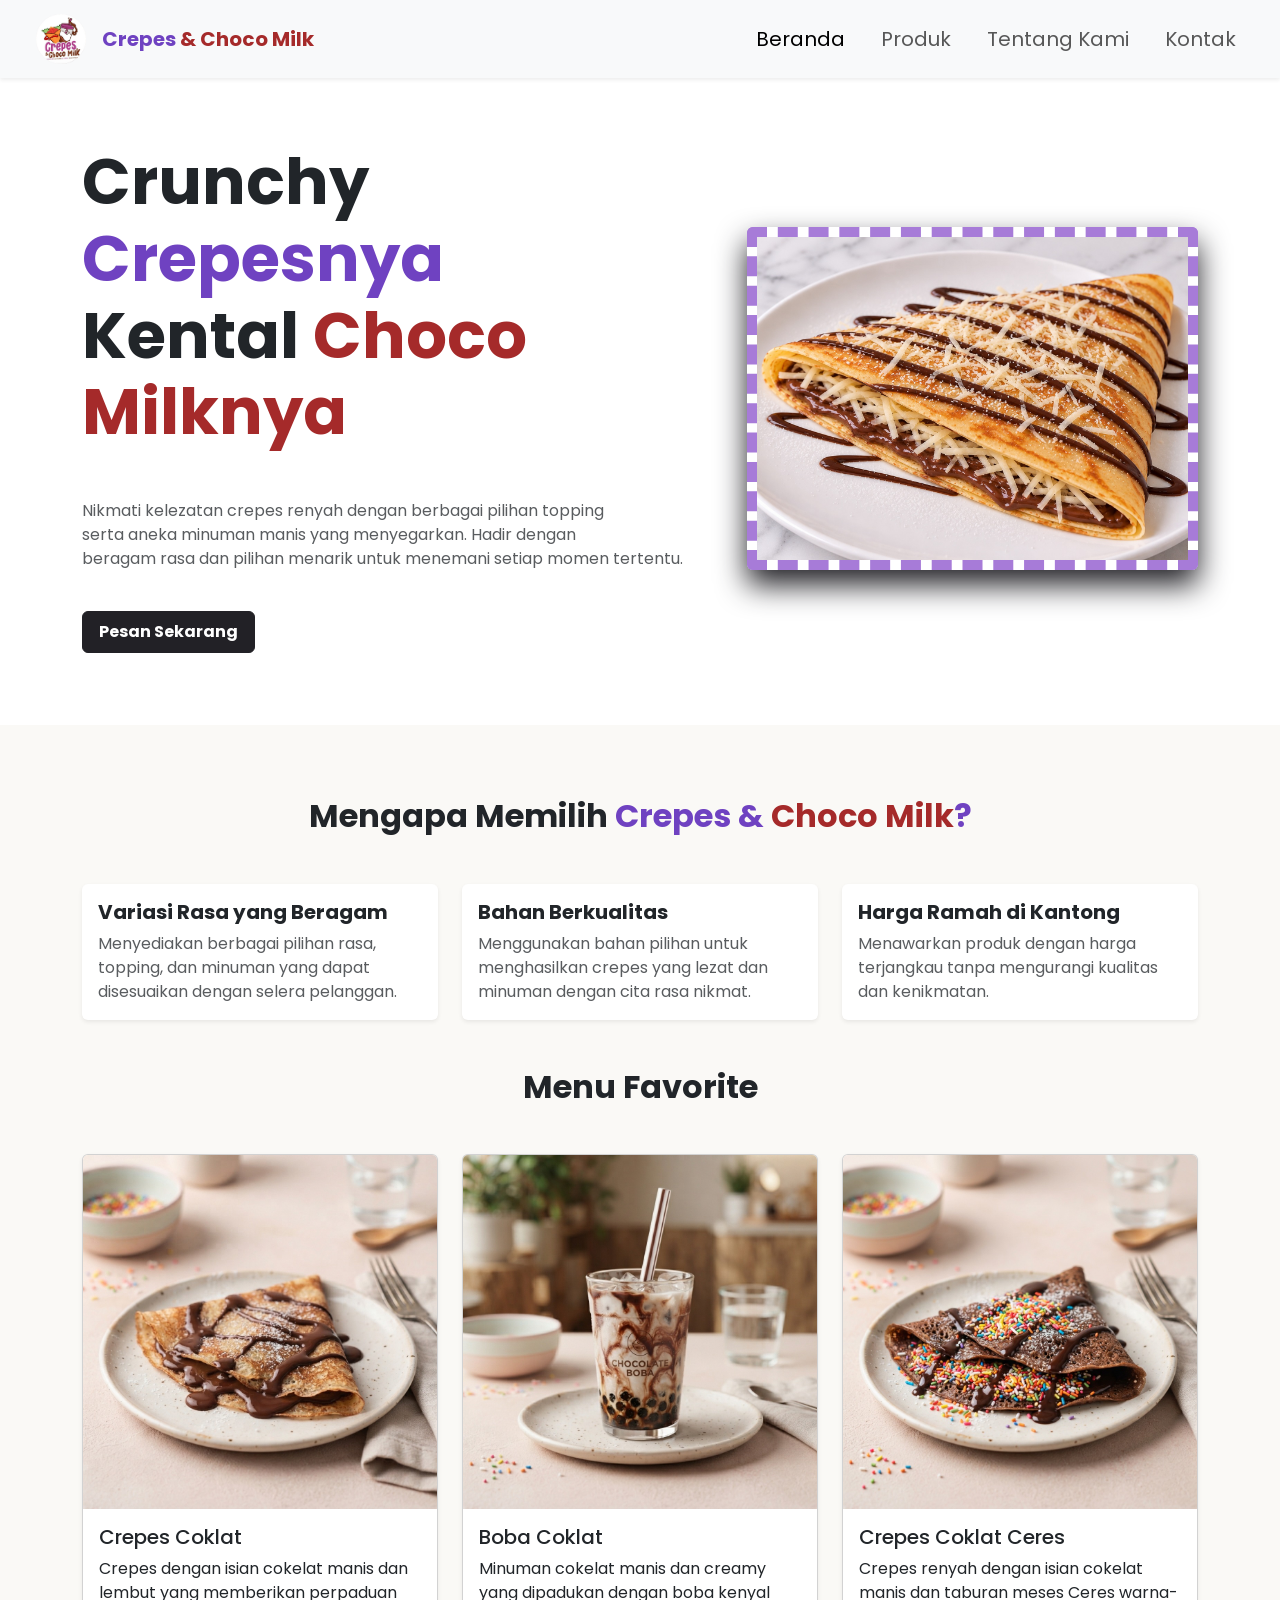
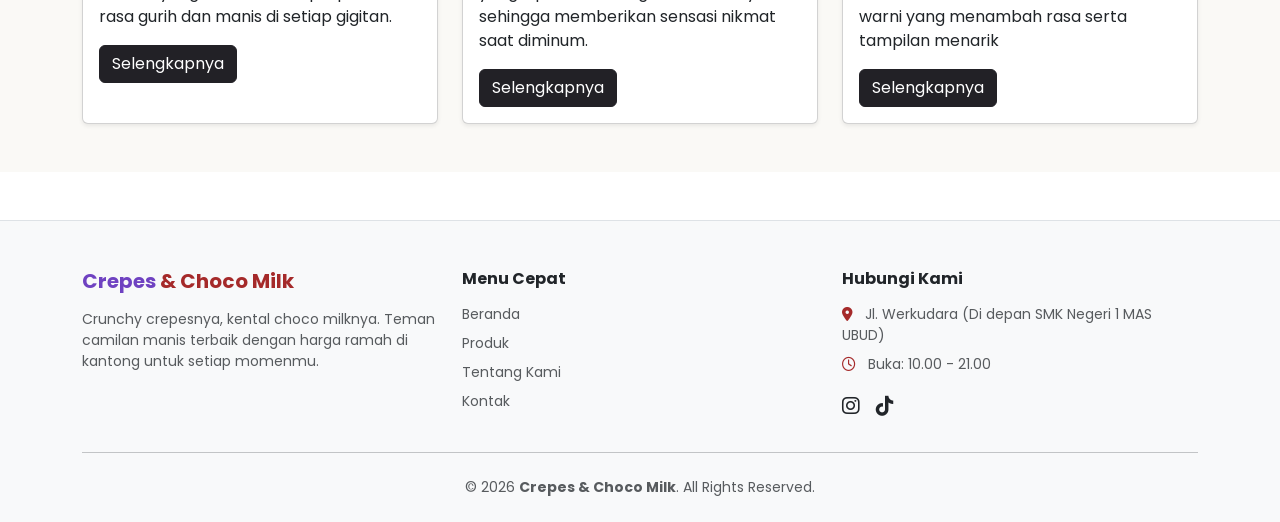
<file: index.html>
<!DOCTYPE html>
<html lang="en">

<head>
  <meta charset="UTF-8">
  <meta name="viewport" content="width=device-width, initial-scale=1.0">
  <title>Beranda - Crepes & Choco Milk</title>
  <link href="https://cdn.jsdelivr.net/npm/bootstrap@5.3.0/dist/css/bootstrap.min.css" rel="stylesheet">
  <link rel="stylesheet" href="css/style.css">
  <link rel="stylesheet" href="https://cdnjs.cloudflare.com/ajax/libs/font-awesome/6.5.1/css/all.min.css">
</head>

<body>
  <header>
    <nav class="navbar navbar-expand-lg navbar-light bg-light shadow-sm px-3 px-md-4 py-2">
      <div class="container-fluid">
        <img src="./assets/img/logo.jpg" alt="Logo" class="logo me-2 me-md-3" width="50"
          height="50">
        <p class=" d-md-block fw-bold mt-3">
          <span class="ungu d-none d-md-inline">Crepes</span> <span class="coklat d-none d-md-inline"> & Choco
            Milk</span>
        </p>

        <button class="navbar-toggler border-0 shadow-none" type="button" data-bs-toggle="collapse"
          data-bs-target="#navbarNav" aria-controls="navbarNav" aria-expanded="false" aria-label="Toggle navigation">
          <span class="navbar-toggler-icon"></span>
        </button>

        <div class="collapse navbar-collapse justify-content-end text-center text-lg-end" id="navbarNav">
          <ul class="navbar-nav pt-2 pt-lg-0">
            <li class="nav-item"><a class="nav-link active py-1 py-lg-2" href="index.html">Beranda</a></li>
            <li class="nav-item"><a class="nav-link py-1 py-lg-2" href="produk.html">Produk</a></li>
            <li class="nav-item"><a class="nav-link py-1 py-lg-2" href="about.html">Tentang Kami</a></li>
            <li class="nav-item"><a class="nav-link py-1 py-lg-2" href="kontak.html">Kontak</a></li>
          </ul>
        </div>
      </div>
    </nav>
  </header>

  <section class="container my-5 py-4 ">
    <div class="row align-items-center g-4 mt-5">
      <div class="col-12 col-md-7 text-center text-md-start">
        <h1 class="fw-bold display-3">Crunchy <span class="ungu">Crepesnya</span> <br>
          Kental <span class="coklat">Choco Milknya</span></h1>
        <br>
        <p class="text-muted my-3">
          Nikmati kelezatan crepes renyah dengan berbagai pilihan topping
          <br>
          serta aneka minuman manis yang
          menyegarkan. Hadir dengan
          <br>
          beragam rasa dan pilihan menarik untuk menemani setiap momen tertentu.
        </p>
        <br>
        <a href="produk.html" class="pesansekarang px-3 py-2 btn fw-bold">Pesan Sekarang</a>
      </div>
      <div class="col-12 col-md-5 text-center">
        <img src="./assets/img/hero.png" alt="Crepes"
          class="gambarbanner max-width: 350px; width: 100%; img-fluid rounded shadow-sm border border-5" </div>
      </div>

    </div>
  </section>

  <section class="py-4" style="background-color: #faf9f6;">
    <div class="container">
      <h2 class="fw-bold text-center my-5">Mengapa Memilih <span class="ungu">Crepes & <span class="coklat">Choco Milk</span>?</h2>
      <div class="row row-cols-1 row-cols-md-3 g-4">

        <div class="col shadow-primary">
          <div class="card card1 h-100 shadow-sm border-0">
            <div class="card-body d-flex flex-column">
              <h3 class="h5 fw-bold">Variasi Rasa yang Beragam</h3>
              <p class="text-muted mb-0">
                Menyediakan berbagai pilihan rasa, topping, dan minuman yang dapat disesuaikan dengan selera pelanggan.
              </p>
            </div>
          </div>
        </div>

        <div class="col shadow-primary">
          <div class="card card2 h-100 shadow-sm border-0">
            <div class="card-body d-flex flex-column">
              <h3 class="h5 fw-bold">Bahan Berkualitas</h3>
              <p class="text-muted mb-0">
                Menggunakan bahan pilihan untuk menghasilkan crepes yang lezat dan minuman dengan cita rasa nikmat.
              </p>
            </div>
          </div>
        </div>

        <div class="col shadow-primary">
          <div class="card card3 h-100 shadow-sm border-0">
            <div class="card-body d-flex flex-column">
              <h3 class="h5 fw-bold">Harga Ramah di Kantong</h3>
              <p class="text-muted mb-0">
                Menawarkan produk dengan harga terjangkau tanpa mengurangi kualitas dan kenikmatan.
              </p>
            </div>
          </div>
        </div>
      </div>
    </div>
    <h2 class="fw-bold text-center my-5">Menu Favorite</h2>
    <div class="container my-4">
      <div class="row g-4">

        <div class="menufav col-12 col-md-4">
          <div class="card h-100 shadow-sm">
            <img src="./assets/img/crepescoklat.jpg" class="card-img-top" alt="Crepes Coklat">
            <div class="card-body">
              <h5 class="card-title">Crepes Coklat</h5>
              <p class="card-text">Crepes dengan isian cokelat manis dan lembut yang memberikan perpaduan rasa gurih dan
                manis di setiap gigitan.</p>
              <a href="produk.html" class="pesansekarang btn">Selengkapnya</a>
            </div>
          </div>
        </div>

        <div class="menufav col-12 col-md-4">
          <div class="card h-100 shadow-sm">
            <img src="./assets/img/cochomilk.jpg" class="card-img-top" alt="Gambar CochoMilk">
            <div class="card-body">
              <h5 class="card-title">Boba Coklat</h5>
              <p class="card-text">Minuman cokelat manis dan creamy yang dipadukan dengan boba kenyal sehingga
                memberikan sensasi nikmat saat diminum.</p>
              <a href="produk.html" class="pesansekarang btn">Selengkapnya</a>
            </div>
          </div>
        </div>

        <div class="menufav col-12 col-md-4">
          <div class="card h-100 shadow-sm">
            <img src="./assets/img/crepeswarnawarni.jpg" class="card-img-top"
              alt="Crepes Warna-Warni">
            <div class="card-body">
              <h5 class="card-title">Crepes Coklat Ceres</h5>
              <p class="card-text">Crepes renyah dengan isian cokelat manis dan taburan meses Ceres warna-warni yang
                menambah rasa serta tampilan menarik</p>
              <a href="produk.html" class="pesansekarang btn">Selengkapnya</a>
            </div>
          </div>
        </div>
      </div>
    </div>
  </section>
  <footer class="bg-light text-dark pt-5 pb-4 border-top mt-5">
    <div class="container">
      <div class="row gy-4">
        <div class="col-12 col-md-4">
          <h5 class="fw-bold mb-3">
            <span class="ungu">Crepes</span> <span class="coklat">& Choco Milk</span>
          </h5>
          <p class="text-muted small">
            Crunchy crepesnya, kental choco milknya. Teman camilan manis terbaik dengan harga ramah di kantong untuk
            setiap momenmu.
          </p>
        </div>
        <div class="col-6 col-md-4">
          <h6 class="fw-bold mb-3">Menu Cepat</h6>
          <ul class="list-unstyled small">
            <li class="mb-2"><a href="index.html" class="text-decoration-none text-muted">Beranda</a></li>
            <li class="mb-2"><a href="produk.html" class="text-decoration-none text-muted">Produk</a></li>
            <li class="mb-2"><a href="about.html" class="text-decoration-none text-muted">Tentang Kami</a></li>
            <li class="mb-2"><a href="kontak.html" class="text-decoration-none text-muted">Kontak</a></li>
          </ul>
        </div>
        <div class="col-6 col-md-4">
          <h6 class="fw-bold mb-3">Hubungi Kami</h6>
          <ul class="list-unstyled small text-muted">
            <li class="mb-2"><i class="fa-solid fa-location-dot me-2 coklat"></i> Jl. Werkudara (Di depan SMK Negeri 1 MAS UBUD)
            </li>
            <li class="mb-3"><i class="fa-regular fa-clock me-2 coklat"></i> Buka: 10.00 - 21.00</li>
          </ul>
          <div class="d-flex gap-3">
            <a href="https://www.instagram.com/kedaiwahyukrishna_?bqrl=YTNiNGgzc3ZneWFz" class="text-dark fs-5"><i
                class="fa-brands fa-instagram"></i></a>
            <a href="https://www.tiktok.com/@tuinaa_" class="text-dark fs-5"><i class="fa-brands fa-tiktok"></i></a>
          </div>
        </div>

      </div>

      <hr class="my-4">
      <div class="text-center text-muted small">
        &copy; 2026 <strong>Crepes & Choco Milk</strong>. All Rights Reserved.
      </div>
    </div>
  </footer>
  <script src="https://cdn.jsdelivr.net/npm/bootstrap@5.3.0/dist/js/bootstrap.bundle.min.js"></script>
</body>

</html>
</file>
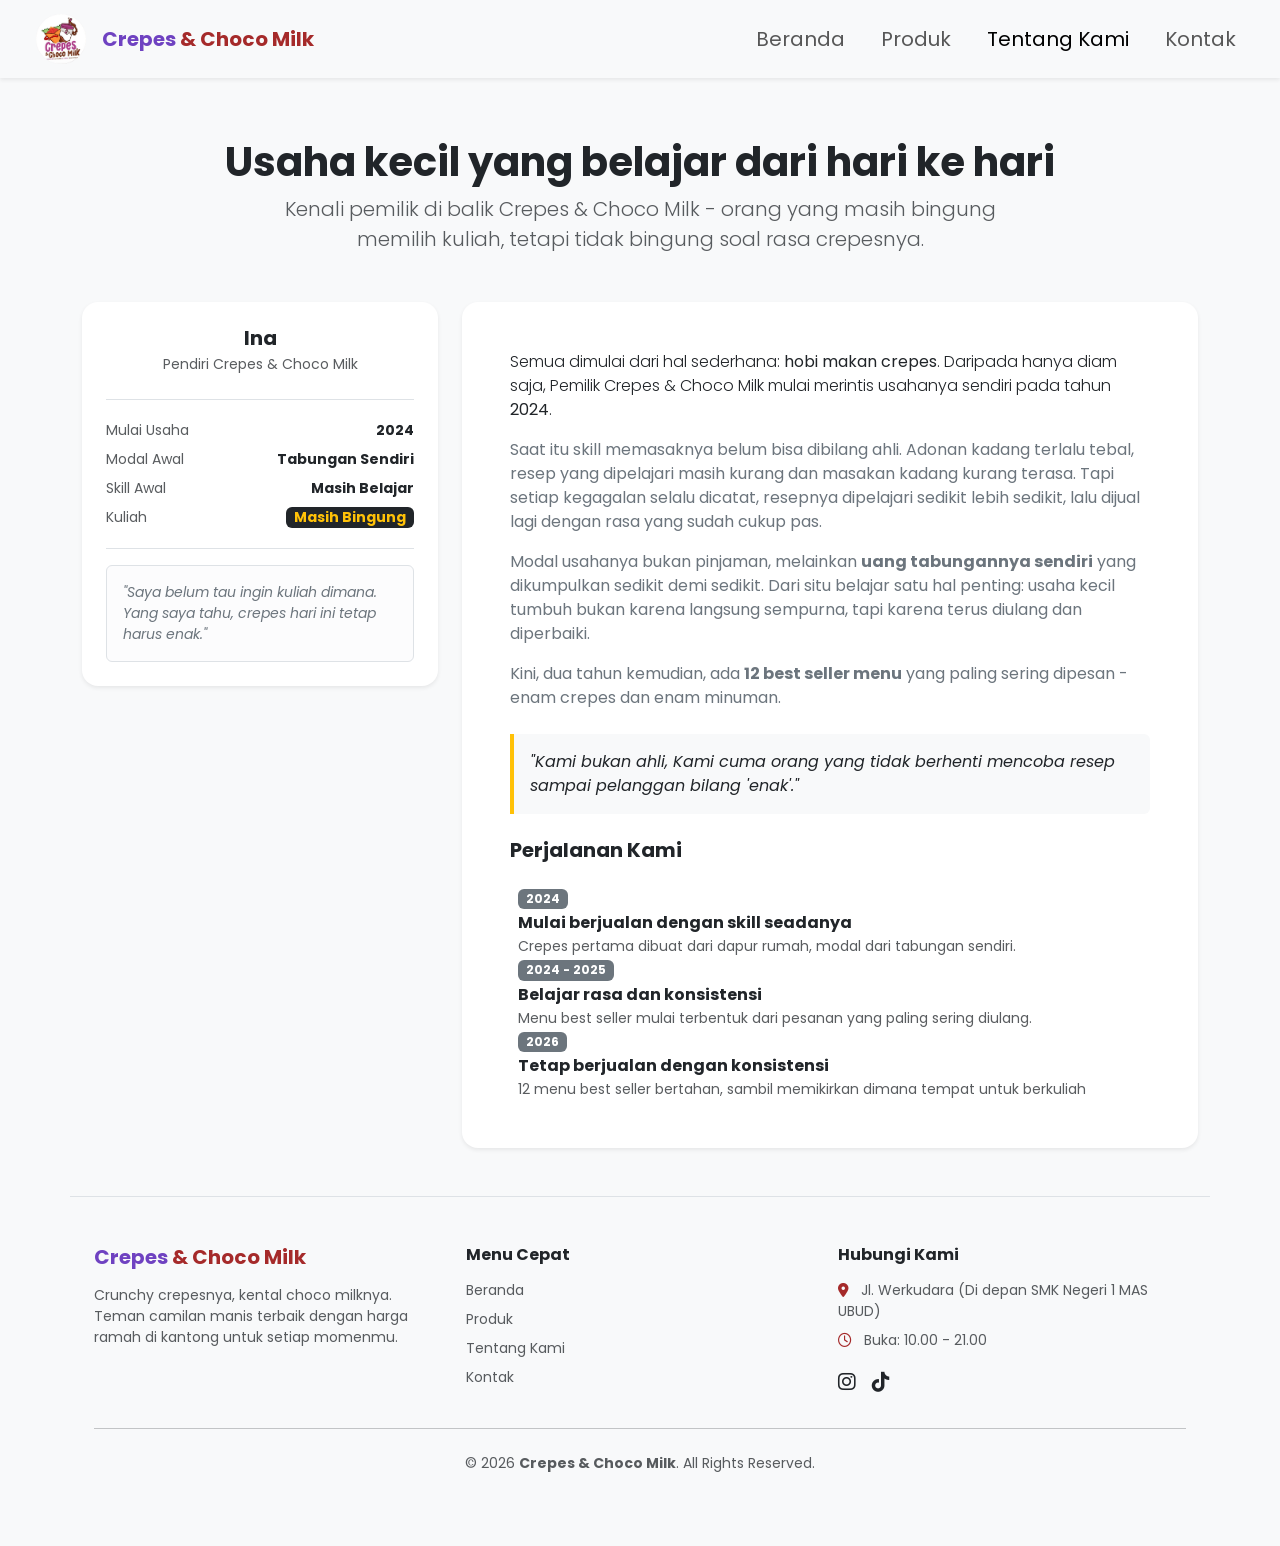
<file: about.html>
<!DOCTYPE html>
<html lang="id">

<head>
    <meta charset="UTF-8">
    <meta name="viewport" content="width=device-width, initial-scale=1.0">
    <title>Tentang Kami - Crepes & Choco Milk</title>
    <link href="https://cdn.jsdelivr.net/npm/bootstrap@5.3.2/dist/css/bootstrap.min.css" rel="stylesheet">
    <link rel="stylesheet" href="css/style.css">
    <link rel="stylesheet" href="https://cdnjs.cloudflare.com/ajax/libs/font-awesome/6.5.1/css/all.min.css">
</head>

<body class="bg-light">
    <header>
       <nav class="navbar navbar-expand-lg navbar-light bg-light shadow-sm px-3 px-md-4 py-2">
      <div class="container-fluid">
        <img src="./assets/img/logo.jpg" alt="Logo" class="logo me-2 me-md-3" width="50"
          height="50">
        <p class=" d-md-block fw-bold mt-3">
          <span class="ungu d-none d-md-inline">Crepes</span> <span class="coklat d-none d-md-inline"> & Choco
            Milk</span>
        </p>

        <button class="navbar-toggler border-0 shadow-none" type="button" data-bs-toggle="collapse"
          data-bs-target="#navbarNav" aria-controls="navbarNav" aria-expanded="false" aria-label="Toggle navigation">
          <span class="navbar-toggler-icon"></span>
        </button>

        <div class="collapse navbar-collapse justify-content-end text-center text-lg-end" id="navbarNav">
          <ul class="navbar-nav pt-2 pt-lg-0">
            <li class="nav-item"><a class="nav-link py-1 py-lg-2" href="index.html">Beranda</a></li>
            <li class="nav-item"><a class="nav-link py-1 py-lg-2" href="produk.html">Produk</a></li>
            <li class="nav-item"><a class="nav-link active py-1 py-lg-2" href="about.html">Tentang Kami</a></li>
            <li class="nav-item"><a class="nav-link py-1 py-lg-2" href="kontak.html">Kontak</a></li>
          </ul>
        </div>
      </div>
    </nav>
    </header>
    <section id="tentang" class="py-5" style="margin-top: 90px;">
        <div class="container">
            <div class="text-center mb-5">
                <h2 class="fw-bold display-6">Usaha kecil yang belajar dari hari ke hari</h2>
                <p class="text-muted lead col-lg-8 mx-auto">
                    Kenali pemilik di balik Crepes & Choco Milk - orang yang
                    masih bingung memilih kuliah, tetapi tidak bingung soal
                    rasa crepesnya.
                </p>
            </div>

            <div class="row g-4 align-items-start">
                <div class="col-lg-4">
                    <div class="card border-0 shadow-sm p-4 h-100 bg-white rounded-4">
                        <h4 class="fw-bold fs-5 mb-1 text-center">Ina</h4>
                        <p class="text-muted small mb-3 text-center">Pendiri Crepes & Choco Milk</p>

                        <ul class="list-unstyled text-start border-top border-bottom py-3 my-2 small">
                            <li class="d-flex justify-content-between py-1">
                                <span class="text-muted">Mulai Usaha</span>
                                <strong class="text-dark">2024</strong>
                            </li>
                            <li class="d-flex justify-content-between py-1">
                                <span class="text-muted">Modal Awal</span>
                                <strong class="text-dark">Tabungan Sendiri</strong>
                            </li>
                            <li class="d-flex justify-content-between py-1">
                                <span class="text-muted">Skill Awal</span>
                                <strong class="text-dark">Masih Belajar</strong>
                            </li>
                            <li class="d-flex justify-content-between py-1">
                                <span class="text-muted">Kuliah</span>
                                <strong class="text-warning bg-dark px-2 py-0.5 rounded">Masih Bingung</strong>
                            </li>
                        </ul>

                        <div class="alert alert-light border fst-italic small text-secondary mt-2 mb-0">
                            "Saya belum tau ingin kuliah dimana. Yang saya tahu, crepes hari ini tetap harus enak."
                        </div>
                    </div>
                </div>
                <div class="col-lg-8">
                    <div class="card border-0 shadow-sm p-4 p-md-5 bg-white rounded-4">
                        <div class="story">
                            <p class="lead fs-6 text-dark">
                                Semua dimulai dari hal sederhana:
                                <strong>hobi makan crepes</strong>.
                                Daripada hanya diam saja, Pemilik Crepes & Choco Milk
                                mulai merintis usahanya sendiri pada tahun <strong>2024</strong>.
                            </p>

                            <p class="text-secondary">
                                Saat itu skill memasaknya belum bisa dibilang ahli.
                                Adonan kadang terlalu tebal, resep yang dipelajari
                                masih kurang dan masakan kadang kurang terasa. Tapi
                                setiap kegagalan selalu dicatat, resepnya dipelajari sedikit
                                lebih sedikit, lalu dijual lagi dengan rasa yang sudah
                                cukup pas.
                            </p>

                            <p class="text-secondary">
                                Modal usahanya bukan pinjaman, melainkan
                                <strong>uang tabungannya sendiri</strong>
                                yang dikumpulkan sedikit demi sedikit. Dari situ
                                belajar satu hal penting:
                                usaha kecil tumbuh bukan karena langsung sempurna, tapi
                                karena terus diulang dan diperbaiki.
                            </p>

                            <p class="text-secondary">
                                Kini, dua tahun kemudian, ada
                                <strong>12 best seller menu</strong> yang paling sering
                                dipesan - enam crepes dan enam minuman.
                            </p>

                            <figure class="bg-light p-3 border-start border-4 border-warning rounded-end my-4">
                                <blockquote class="blockquote fs-6 mb-0 text-dark fst-italic">
                                    "Kami bukan ahli, Kami cuma orang yang tidak berhenti mencoba resep sampai pelanggan
                                    bilang 'enak'."
                                </blockquote>
                            </figure>

                            <h5 class="fw-bold mb-4 mt-4">Perjalanan Kami</h5>
                            <div class="timeline ms-2">
                                <div class="timeline-item">
                                    <span class="badge bg-secondary mb-1">2024</span>
                                    <h5 class="fs-6 fw-bold mb-1">Mulai berjualan dengan skill seadanya</h5>
                                    <p class="text-muted small mb-0">
                                        Crepes pertama dibuat dari dapur rumah, modal dari tabungan sendiri.
                                    </p>
                                </div>
                                <div class="timeline-item">
                                    <span class="badge bg-secondary mb-1">2024 - 2025</span>
                                    <h5 class="fs-6 fw-bold mb-1">Belajar rasa dan konsistensi</h5>
                                    <p class="text-muted small mb-0">
                                        Menu best seller mulai terbentuk dari pesanan yang paling sering diulang.
                                    </p>
                                </div>
                                <span class="badge bg-secondary mb-1">2026</span>
                                <div>
                                    <h5 class="fs-6 fw-bold mb-1">Tetap berjualan dengan konsistensi</h4>
                                        <p class="text-muted small mb-0">
                                            12 menu best seller bertahan, sambil memikirkan
                                            dimana tempat untuk berkuliah
                                        </p>
                                </div>
                            </div>
                        </div>
                    </div>
                </div>
                <footer class="bg-light text-dark pt-5 pb-4 border-top mt-5">
                    <div class="container">
                        <div class="row gy-4">
                            <div class="col-12 col-md-4">
                                <h5 class="fw-bold mb-3">
                                    <span class="ungu">Crepes</span> <span class="coklat">& Choco Milk</span>
                                </h5>
                                <p class="text-muted small">
                                    Crunchy crepesnya, kental choco milknya. Teman camilan manis terbaik dengan harga
                                    ramah di kantong untuk
                                    setiap momenmu.
                                </p>
                            </div>
                            <div class="col-6 col-md-4">
                                <h6 class="fw-bold mb-3">Menu Cepat</h6>
                                <ul class="list-unstyled small">
                                    <li class="mb-2"><a href="index.html"
                                            class="text-decoration-none text-muted">Beranda</a></li>
                                    <li class="mb-2"><a href="produk.html"
                                            class="text-decoration-none text-muted">Produk</a></li>
                                    <li class="mb-2"><a href="about.html"
                                            class="text-decoration-none text-muted">Tentang Kami</a></li>
                                    <li class="mb-2"><a href="kontak.html"
                                            class="text-decoration-none text-muted">Kontak</a></li>
                                </ul>
                            </div>
                            <div class="col-6 col-md-4">
                                <h6 class="fw-bold mb-3">Hubungi Kami</h6>
                                <ul class="list-unstyled small text-muted">
                                    <li class="mb-2"><i class="fa-solid fa-location-dot me-2 coklat"></i> Jl. Werkudara
                                        (Di depan SMK Negeri 1 MAS UBUD)
                                    </li>
                                    <li class="mb-3"><i class="fa-regular fa-clock me-2 coklat"></i> Buka: 10.00 - 21.00
                                    </li>
                                </ul>
                                <div class="d-flex gap-3">
                                    <a href="https://www.instagram.com/kedaiwahyukrishna_?bqrl=YTNiNGgzc3ZneWFz"
                                        class="text-dark fs-5"><i class="fa-brands fa-instagram"></i></a>
                                    <a href="https://www.tiktok.com/@tuinaa_" class="text-dark fs-5"><i
                                            class="fa-brands fa-tiktok"></i></a>
                                </div>
                            </div>

                        </div>

                        <hr class="my-4">
                        <div class="text-center text-muted small">
                            &copy; 2026 <strong>Crepes & Choco Milk</strong>. All Rights Reserved.
                        </div>
                    </div>
                </footer>
    </section>
     <script src="https://cdn.jsdelivr.net/npm/bootstrap@5.3.0/dist/js/bootstrap.bundle.min.js"></script>
</body>

</html>
</file>
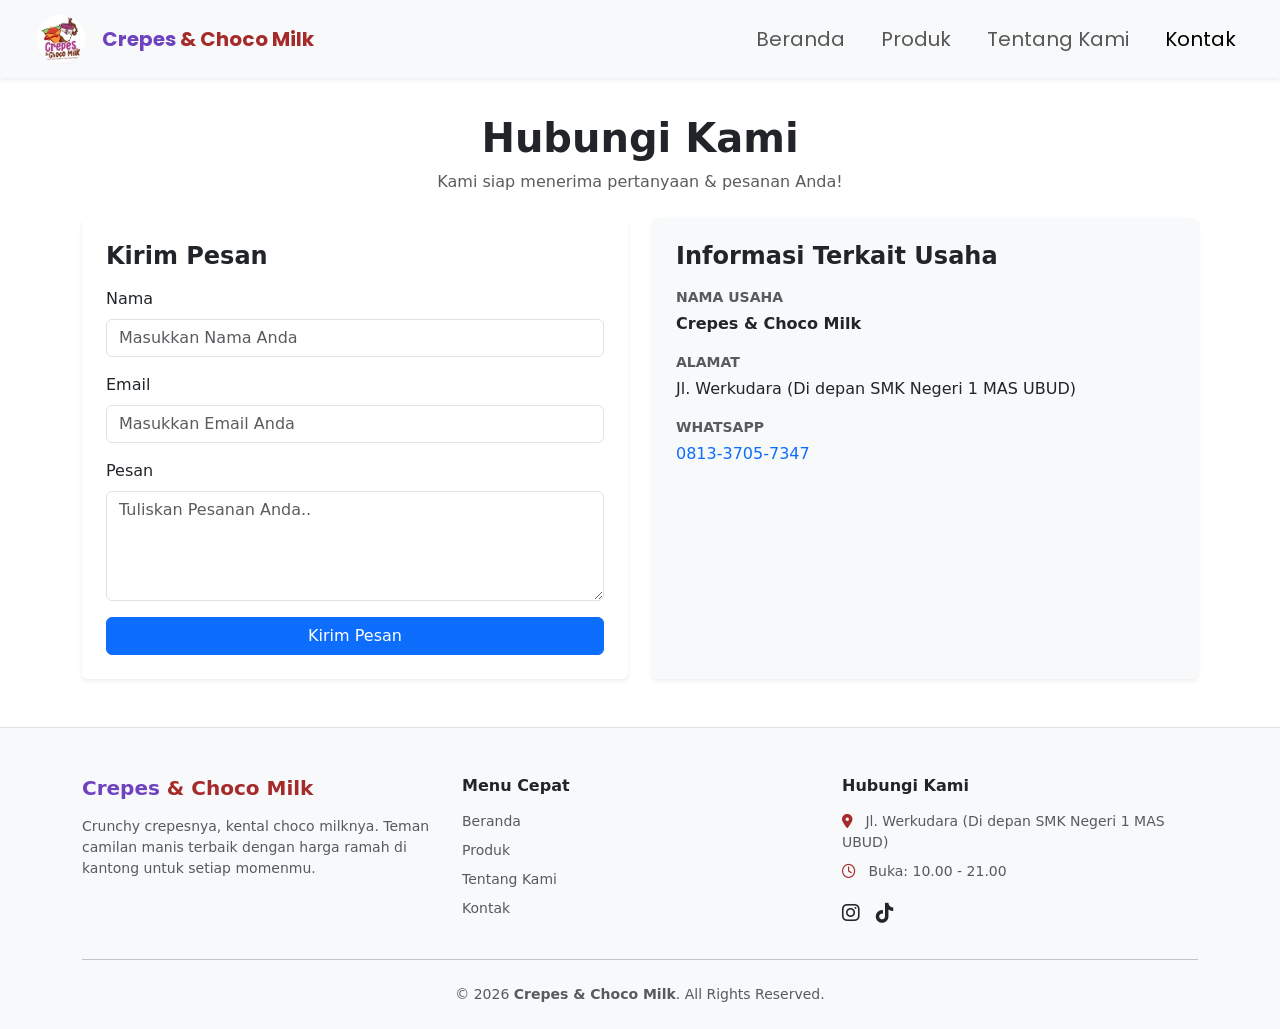
<file: kontak.html>
<!DOCTYPE html>
<html lang="en">

<head>
    <meta charset="UTF-8">
    <meta name="viewport" content="width=device-width, initial-scale=1.0">
    <title>Kontak - Crepes & Choco Milk</title>
    <link rel="stylesheet" href="css/style.css">
    <link href="https://cdn.jsdelivr.net/npm/bootstrap@5.3.0/dist/css/bootstrap.min.css" rel="stylesheet">
    <link rel="stylesheet" href="https://cdnjs.cloudflare.com/ajax/libs/font-awesome/6.5.1/css/all.min.css">
</head>

<body>
    <header>
        <nav class="navbar navbar-expand-lg navbar-light bg-light shadow-sm px-3 px-md-4 py-2">
            <div class="container-fluid">
                <img src="./assets/img/logo.jpg" alt="Logo" class="logo me-2 me-md-3" width="50"
                    height="50">
                <p class=" d-md-block fw-bold mt-3">
                    <span class="ungu d-none d-md-inline">Crepes</span> <span class="coklat d-none d-md-inline"> & Choco
                        Milk</span>
                </p>

                <button class="navbar-toggler border-0 shadow-none" type="button" data-bs-toggle="collapse"
                    data-bs-target="#navbarNav" aria-controls="navbarNav" aria-expanded="false"
                    aria-label="Toggle navigation">
                    <span class="navbar-toggler-icon"></span>
                </button>

                <div class="collapse navbar-collapse justify-content-end text-center text-lg-end" id="navbarNav">
                    <ul class="navbar-nav pt-2 pt-lg-0">
                        <li class="nav-item"><a class="nav-link py-1 py-lg-2" href="index.html">Beranda</a></li>
                        <li class="nav-item"><a class="nav-link py-1 py-lg-2" href="produk.html">Produk</a></li>
                        <li class="nav-item"><a class="nav-link py-1 py-lg-2" href="about.html">Tentang Kami</a></li>
                        <li class="nav-item"><a class="nav-link active py-1 py-lg-2" href="kontak.html">Kontak</a></li>
                    </ul>
                </div>
            </div>
        </nav>
    </header>

    <section class="judul py-4 text-center" style="margin-top: 90px;">
        <div class="container">
            <h1 class="fw-bold mb-2">Hubungi Kami</h1>
            <p class="text-muted mb-0">Kami siap menerima pertanyaan & pesanan Anda!</p>
        </div>
    </section>

    <section class="container mb-5">
        <div class="row g-4">
            <div class="col-lg-6">
                <div class="card border-0 shadow-sm p-3 p-md-4 h-100">
                    <h2 class="h4 fw-bold mb-3">Kirim Pesan</h2>

                    <form onsubmit="kirimPesan(event)">
                        <div class="mb-3">
                            <label for="nama" class="form-label">Nama</label>
                            <input type="text" class="form-control" id="nama" placeholder="Masukkan Nama Anda" required>
                        </div>

                        <div class="mb-3">
                            <label for="telepon" class="form-label">Email</label>
                            <input type="tel" class="form-control" id="telepon"
                                placeholder="Masukkan Email Anda" required>
                        </div>

                        <div class="mb-3">
                            <label for="pesan" class="form-label">Pesan</label>
                            <textarea class="form-control" id="pesan" rows="4" placeholder="Tuliskan Pesanan Anda.."
                                required></textarea>
                        </div>

                        <button type="submit" class="btn btn-primary w-100">
                            Kirim Pesan
                        </button>
                    </form>
                </div>
            </div>
            <div class="col-lg-6">
                <div class="card border-0 shadow-sm p-3 p-md-4 h-100 bg-light">
                    <h2 class="h4 fw-bold mb-3">Informasi Terkait Usaha</h2>

                    <div class="mb-3">
                        <p class="mb-1 text-muted small fw-bold">NAMA USAHA</p>
                        <p class="mb-0 fw-semibold">Crepes & Choco Milk</p>
                    </div>

                    <div class="mb-3">
                        <p class="mb-1 text-muted small fw-bold">ALAMAT</p>
                        <p class="mb-0">Jl. Werkudara (Di depan SMK Negeri 1 MAS UBUD)</p>
                    </div>

                    <div class="mb-0">
                        <p class="mb-1 text-muted small fw-bold">WHATSAPP</p>
                        <p class="mb-0">
                            <a href="https://wa.me/6281337057347" target="_blank" class="text-decoration-none">
                                0813-3705-7347
                            </a>
                        </p>
                    </div>
                </div>
            </div>
        </div>
    </section>
    <footer class="bg-light text-dark pt-5 pb-4 border-top mt-5">
        <div class="container">
            <div class="row gy-4">
                <div class="col-12 col-md-4">
                    <h5 class="fw-bold mb-3">
                        <span class="ungu">Crepes</span> <span class="coklat">& Choco Milk</span>
                    </h5>
                    <p class="text-muted small">
                        Crunchy crepesnya, kental choco milknya. Teman camilan manis terbaik dengan harga ramah di
                        kantong untuk
                        setiap momenmu.
                    </p>
                </div>
                <div class="col-6 col-md-4">
                    <h6 class="fw-bold mb-3">Menu Cepat</h6>
                    <ul class="list-unstyled small">
                        <li class="mb-2"><a href="index.html" class="text-decoration-none text-muted">Beranda</a></li>
                        <li class="mb-2"><a href="produk.html" class="text-decoration-none text-muted">Produk</a></li>
                        <li class="mb-2"><a href="about.html" class="text-decoration-none text-muted">Tentang Kami</a>
                        </li>
                        <li class="mb-2"><a href="kontak.html" class="text-decoration-none text-muted">Kontak</a></li>
                    </ul>
                </div>
                <div class="col-6 col-md-4">
                    <h6 class="fw-bold mb-3">Hubungi Kami</h6>
                    <ul class="list-unstyled small text-muted">
                        <li class="mb-2"><i class="fa-solid fa-location-dot me-2 coklat"></i> Jl. Werkudara (Di depan
                            SMK Negeri 1 MAS UBUD)
                        </li>
                        <li class="mb-3"><i class="fa-regular fa-clock me-2 coklat"></i> Buka: 10.00 - 21.00</li>
                    </ul>
                    <div class="d-flex gap-3">
                        <a href="https://www.instagram.com/kedaiwahyukrishna_?bqrl=YTNiNGgzc3ZneWFz"
                            class="text-dark fs-5"><i class="fa-brands fa-instagram"></i></a>
                        <a href="https://www.tiktok.com/@tuinaa_" class="text-dark fs-5"><i
                                class="fa-brands fa-tiktok"></i></a>
                    </div>
                </div>

            </div>

            <hr class="my-4">
            <div class="text-center text-muted small">
                &copy; 2026 <strong>Crepes & Choco Milk</strong>. All Rights Reserved.
            </div>
        </div>
    </footer>
    <script src="https://cdn.jsdelivr.net/npm/bootstrap@5.3.0/dist/js/bootstrap.bundle.min.js"></script>
    <script src="script.js"></script>
</body>

</html>
</file>
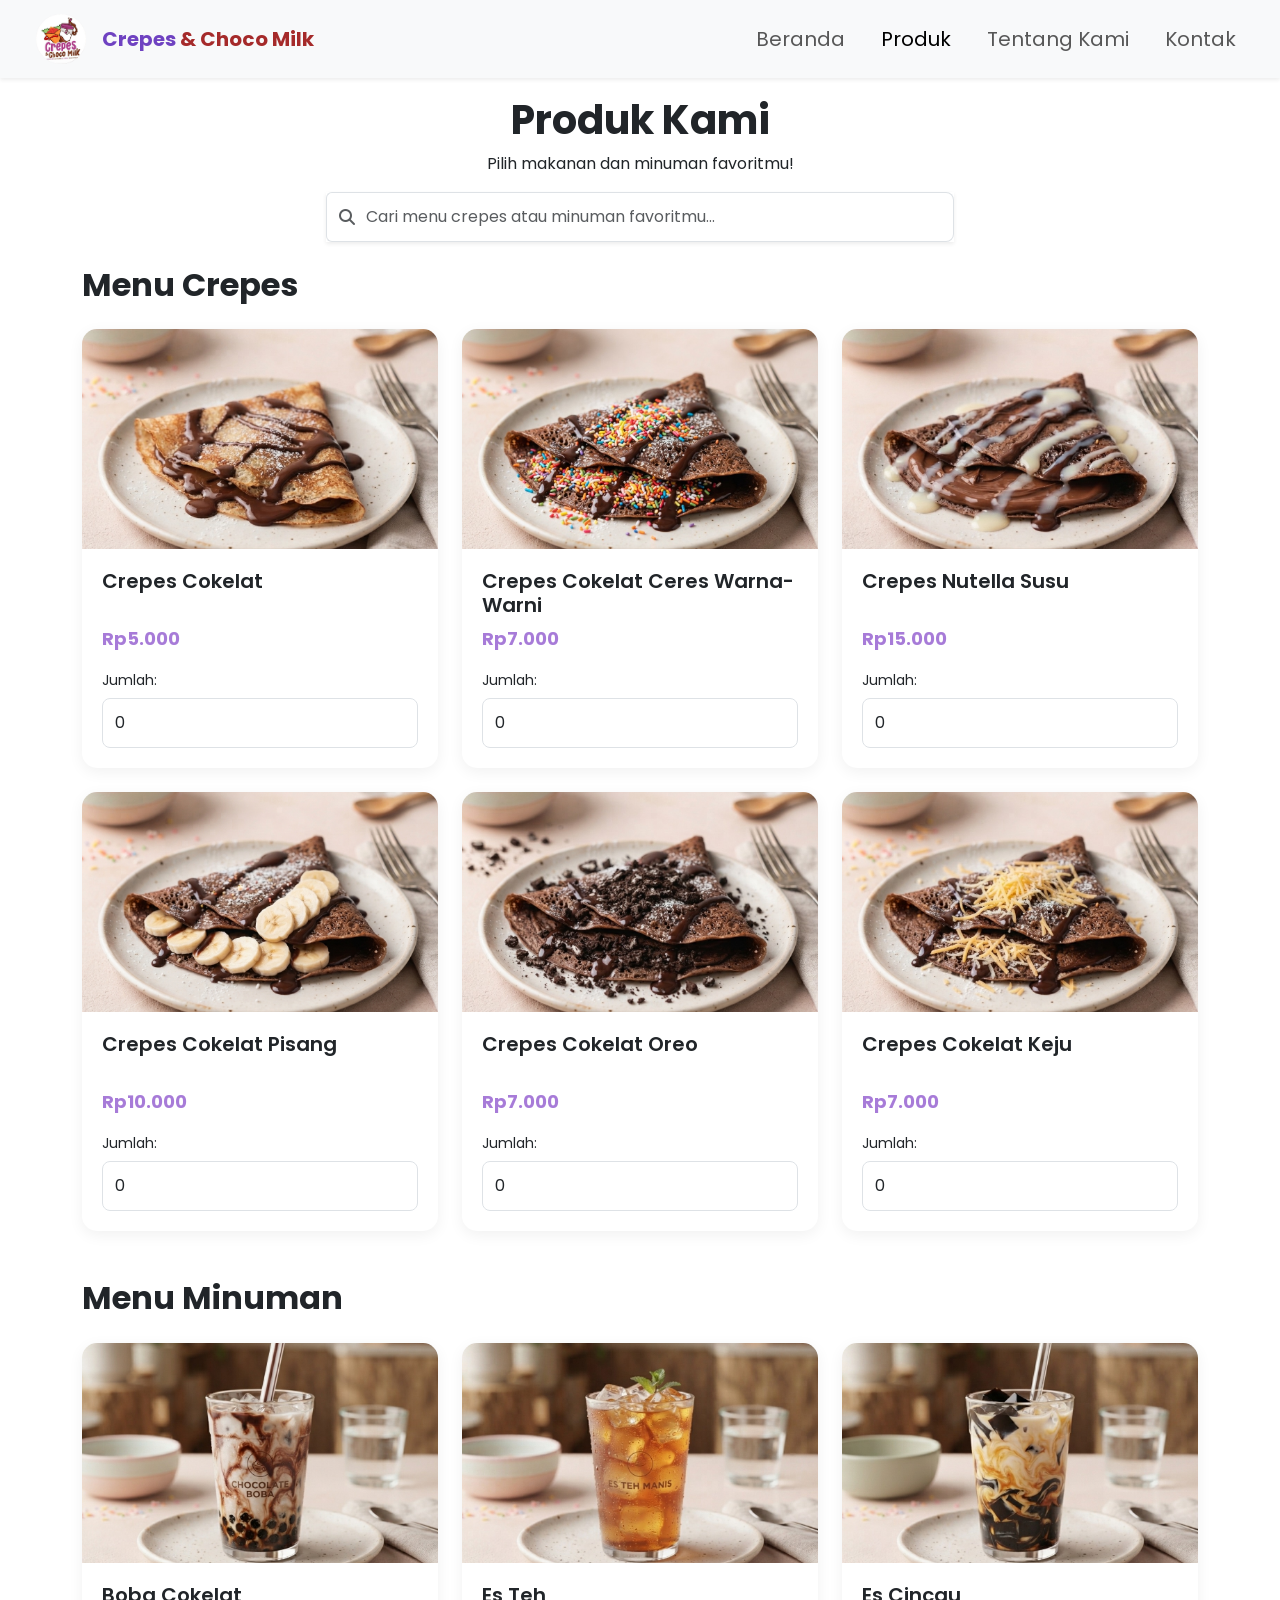
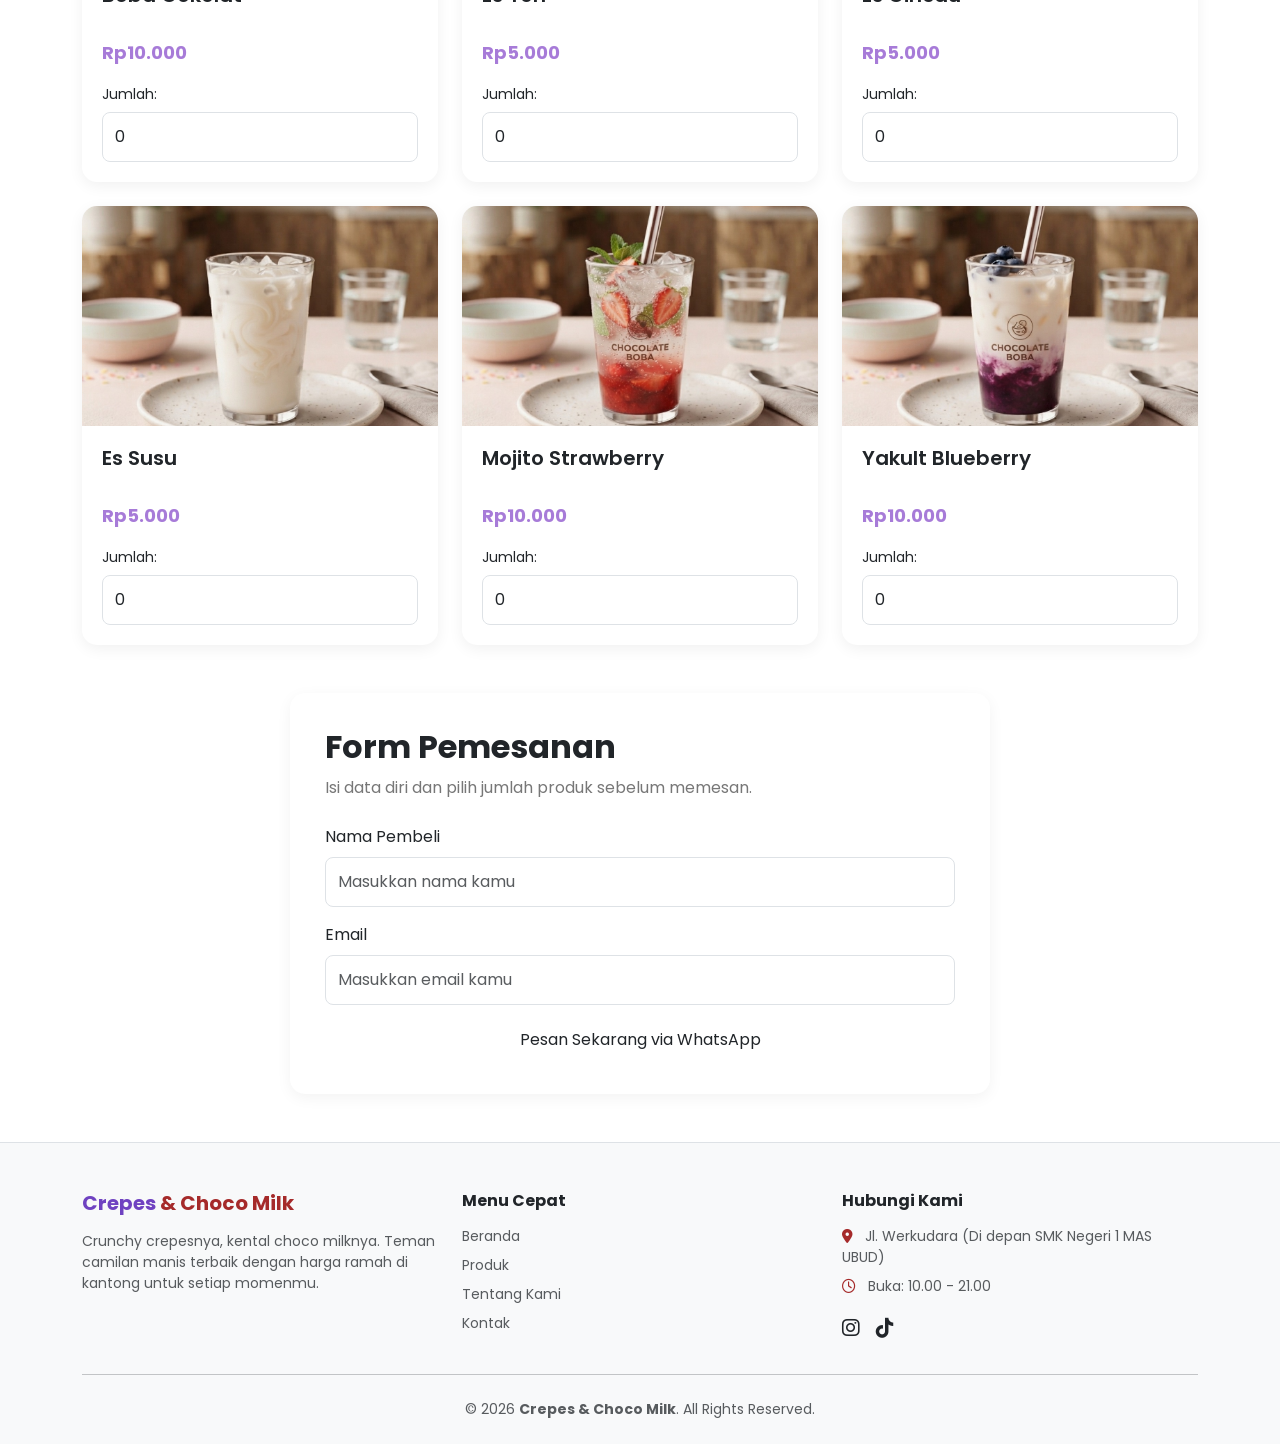
<file: produk.html>
<!DOCTYPE html>
<html lang="id">

<head>
    <meta charset="UTF-8">
    <meta name="viewport" content="width=device-width, initial-scale=1.0">
    <title>Produk - Crepes & Choco Milk</title>

    <link href="https://cdn.jsdelivr.net/npm/bootstrap@5.3.3/dist/css/bootstrap.min.css" rel="stylesheet">
    <link href="https://fonts.googleapis.com/css2?family=Poppins:wght@400;500;600;700&display=swap" rel="stylesheet">
    <link rel="stylesheet" href="https://cdnjs.cloudflare.com/ajax/libs/font-awesome/6.5.1/css/all.min.css">
    <link rel="stylesheet" href="css/style.css">
</head>

<body>

    <header>
    <nav class="navbar navbar-expand-lg navbar-light bg-light shadow-sm px-3 px-md-4 py-2">
      <div class="container-fluid">
        <img src="./assets/img/logo.jpg" alt="Logo" class="logo me-2 me-md-3" width="50"
          height="50">
        <p class=" d-md-block fw-bold mt-3">
          <span class="ungu d-none d-md-inline">Crepes</span> <span class="coklat d-none d-md-inline"> & Choco
            Milk</span>
        </p>

        <button class="navbar-toggler border-0 shadow-none" type="button" data-bs-toggle="collapse"
          data-bs-target="#navbarNav" aria-controls="navbarNav" aria-expanded="false" aria-label="Toggle navigation">
          <span class="navbar-toggler-icon"></span>
        </button>

        <div class="collapse navbar-collapse justify-content-end text-center text-lg-end" id="navbarNav">
          <ul class="navbar-nav pt-2 pt-lg-0">
            <li class="nav-item"><a class="nav-link py-1 py-lg-2" href="index.html">Beranda</a></li>
            <li class="nav-item"><a class="nav-link active py-1 py-lg-2" href="produk.html">Produk</a></li>
            <li class="nav-item"><a class="nav-link py-1 py-lg-2" href="about.html">Tentang Kami</a></li>
            <li class="nav-item"><a class="nav-link py-1 py-lg-2" href="kontak.html">Kontak</a></li>
          </ul>
        </div>
      </div>
    </nav>
  </header>
  <br>
  <br>
  <br>

    <section class="page-header">
        <div class="container text-center">
            <br>
            <h1 class="judulproduk">Produk Kami</h1>
            <p>Pilih makanan dan minuman favoritmu!</p>
        </div>
        <div class="row mb-4">
    <div class="col-12 col-md-6 mx-auto">
        <div class="input-group shadow-sm">
            <span class="input-group-text bg-white border-end-0">
                <i class="fa-solid fa-search text-muted"></i>
            </span>
            <input type="text" id="searchInput" class="form-control border-start-0 ps-0" placeholder="Cari menu crepes atau minuman favoritmu...">
        </div>
    </div>
</div>
    </section>

    <main class="container section-padding">

        <!-- Makanan -->
        <h2 class="product-heading">Menu Crepes</h2>

        <div class="row g-4">

            <div class="col-12 col-sm-6 col-lg-4">
                <div class="product-card">
                    <img src="./assets/img/crepescoklat.jpg" alt="Crepes Cokelat">
                    <div class="product-info">
                        <h5>Crepes Cokelat</h5>
                        <p>Rp5.000</p>
                        <label for="qty1">Jumlah:</label>
                        <input type="number" id="qty1" class="form-control product-qty" min="0" value="0">
                    </div>
                </div>
            </div>

            <div class="col-12 col-sm-6 col-lg-4">
                <div class="product-card">
                    <img src="./assets/img/crepeswarnawarni.jpg" alt="Crepes Cokelat Ceres Warna-Warni">
                    <div class="product-info">
                        <h5>Crepes Cokelat Ceres Warna-Warni</h5>
                        <p>Rp7.000</p>
                        <label for="qty2">Jumlah:</label>
                        <input type="number" id="qty2" class="form-control product-qty" min="0" value="0">
                    </div>
                </div>
            </div>

            <div class="col-12 col-sm-6 col-lg-4">
                <div class="product-card">
                    <img src="./assets/img/crepesnutellasusu.jpeg" alt="Crepes Nutella Susu">
                    <div class="product-info">
                        <h5>Crepes Nutella Susu</h5>
                        <p>Rp15.000</p>
                        <label for="qty3">Jumlah:</label>
                        <input type="number" id="qty3" class="form-control product-qty" min="0" value="0">
                    </div>
                </div>
            </div>

            <div class="col-12 col-sm-6 col-lg-4">
                <div class="product-card">
                    <img src="./assets/img/coklatpisang.png" alt="Crepes Cokelat Pisang">
                    <div class="product-info">
                        <h5>Crepes Cokelat Pisang</h5>
                        <p>Rp10.000</p>
                        <label for="qty4">Jumlah:</label>
                        <input type="number" id="qty4" class="form-control product-qty" min="0" value="0">
                    </div>
                </div>
            </div>

            <div class="col-12 col-sm-6 col-lg-4">
                <div class="product-card">
                    <img src="./assets/img/crepescoklatoreo.jpeg" alt="Crepes Cokelat Oreo">
                    <div class="product-info">
                        <h5>Crepes Cokelat Oreo</h5>
                        <p>Rp7.000</p>
                        <label for="qty5">Jumlah:</label>
                        <input type="number" id="qty5" class="form-control product-qty" min="0" value="0">
                    </div>
                </div>
            </div>

            <div class="col-12 col-sm-6 col-lg-4">
                <div class="product-card">
                    <img src="./assets/img/crepescoklatkeju.jpeg" alt="Crepes Cokelat Keju">
                    <div class="product-info">
                        <h5>Crepes Cokelat Keju</h5>
                        <p>Rp7.000</p>
                        <label for="qty6">Jumlah:</label>
                        <input type="number" id="qty6" class="form-control product-qty" min="0" value="0">
                    </div>
                </div>
            </div>

        </div>

        <!-- Minuman -->
        <h2 class="product-heading mt-5">Menu Minuman</h2>

        <div class="row g-4">

            <div class="col-12 col-sm-6 col-lg-4">
                <div class="product-card">
                    <img src="./assets/img/cochomilk.jpg" alt="Boba Cokelat">
                    <div class="product-info">
                        <h5>Boba Cokelat</h5>
                        <p>Rp10.000</p>
                        <label for="qty7">Jumlah:</label>
                        <input type="number" id="qty7" class="form-control product-qty" min="0" value="0">
                    </div>
                </div>
            </div>

            <div class="col-12 col-sm-6 col-lg-4">
                <div class="product-card">
                    <img src="./assets/img/esteh.jpeg" alt="Es Teh">
                    <div class="product-info">
                        <h5>Es Teh</h5>
                        <p>Rp5.000</p>
                        <label for="qty8">Jumlah:</label>
                        <input type="number" id="qty8" class="form-control product-qty" min="0" value="0">
                    </div>
                </div>
            </div>

            <div class="col-12 col-sm-6 col-lg-4">
                <div class="product-card">
                    <img src="./assets/img/escincau.jpeg" alt="Es Cincau">
                    <div class="product-info">
                        <h5>Es Cincau</h5>
                        <p>Rp5.000</p>
                        <label for="qty9">Jumlah:</label>
                        <input type="number" id="qty9" class="form-control product-qty" min="0" value="0">
                    </div>
                </div>
            </div>

            <div class="col-12 col-sm-6 col-lg-4">
                <div class="product-card">
                    <img src="./assets/img/essusu.jpeg" alt="Es Susu">
                    <div class="product-info">
                        <h5>Es Susu</h5>
                        <p>Rp5.000</p>
                        <label for="qty10">Jumlah:</label>
                        <input type="number" id="qty10" class="form-control product-qty" min="0" value="0">
                    </div>
                </div>
            </div>

            <div class="col-12 col-sm-6 col-lg-4">
                <div class="product-card">
                    <img src="./assets/img/mojitostrawberry.jpeg" alt="Mojito Strawberry">
                    <div class="product-info">
                        <h5>Mojito Strawberry</h5>
                        <p>Rp10.000</p>
                        <label for="qty11">Jumlah:</label>
                        <input type="number" id="qty11" class="form-control product-qty" min="0" value="0">
                    </div>
                </div>
            </div>

            <div class="col-12 col-sm-6 col-lg-4">
                <div class="product-card">
                    <img src="./assets/img/bluberryyakult.jpeg" alt="Yakult Blueberry">
                    <div class="product-info">
                        <h5>Yakult Blueberry</h5>
                        <p>Rp10.000</p>
                        <label for="qty12">Jumlah:</label>
                        <input type="number" id="qty12" class="form-control product-qty" min="0" value="0">
                    </div>
                </div>
            </div>

        </div>

        <!-- Form Pemesanan -->
        <section class="order-section mt-5">
            <h2>Form Pemesanan</h2>
            <p>Isi data diri dan pilih jumlah produk sebelum memesan.</p>

            <form id="orderForm">
                <div class="mb-3">
                    <label for="nama" class="form-label">Nama Pembeli</label>
                    <input type="text" id="nama" class="form-control" placeholder="Masukkan nama kamu" required>
                </div>

                <div class="mb-3">
                    <label for="email" class="form-label">Email</label>
                    <input type="email" id="email" class="form-control" placeholder="Masukkan email kamu" required>
                </div>

                <button type="submit" class="btn btn-main w-100">
                    Pesan Sekarang via WhatsApp
                </button>
            </form>
        </section>

    </main>

    <footer class="bg-light text-dark pt-5 pb-4 border-top mt-5">
        <div class="container">
            <div class="row gy-4">
                <div class="col-12 col-md-4">
                    <h5 class="fw-bold mb-3">
                        <span class="ungu">Crepes</span> <span class="coklat">& Choco Milk</span>
                    </h5>
                    <p class="text-muted small">
                        Crunchy crepesnya, kental choco milknya. Teman camilan manis terbaik dengan harga ramah di
                        kantong untuk
                        setiap momenmu.
                    </p>
                </div>
                <div class="col-6 col-md-4">
                    <h6 class="fw-bold mb-3">Menu Cepat</h6>
                    <ul class="list-unstyled small">
                        <li class="mb-2"><a href="index.html" class="text-decoration-none text-muted">Beranda</a></li>
                        <li class="mb-2"><a href="produk.html" class="text-decoration-none text-muted">Produk</a></li>
                        <li class="mb-2"><a href="about.html" class="text-decoration-none text-muted">Tentang Kami</a>
                        </li>
                        <li class="mb-2"><a href="kontak.html" class="text-decoration-none text-muted">Kontak</a></li>
                    </ul>
                </div>
                <div class="col-6 col-md-4">
                    <h6 class="fw-bold mb-3">Hubungi Kami</h6>
                    <ul class="list-unstyled small text-muted">
                        <li class="mb-2"><i class="fa-solid fa-location-dot me-2 coklat"></i> Jl. Werkudara (Di depan
                            SMK Negeri 1 MAS UBUD)
                        </li>
                        <li class="mb-3"><i class="fa-regular fa-clock me-2 coklat"></i> Buka: 10.00 - 21.00</li>
                    </ul>
                    <div class="d-flex gap-3">
                        <a href="https://www.instagram.com/kedaiwahyukrishna_?bqrl=YTNiNGgzc3ZneWFz"
                            class="text-dark fs-5"><i class="fa-brands fa-instagram"></i></a>
                        <a href="https://www.tiktok.com/@tuinaa_" class="text-dark fs-5"><i
                                class="fa-brands fa-tiktok"></i></a>
                    </div>
                </div>

            </div>

            <hr class="my-4">
            <div class="text-center text-muted small">
                &copy; 2026 <strong>Crepes & Choco Milk</strong>. All Rights Reserved.
            </div>
        </div>
    </footer>

    <script src="https://cdn.jsdelivr.net/npm/bootstrap@5.3.3/dist/js/bootstrap.bundle.min.js"></script>
    <script src="script.js"></script>
</body>

</html>
</file>
<file: css/style.css>
@import url(https://fonts.googleapis.com/css2?family=Poppins:wght@100;200;300;400;500;600;700;800;900&display=swap);

:root {
    --tinta: #222126;
    --kertas: #faf9f6;
    --putih: #ffffff;
    --ungu: #a77bd8;
}

html {
    border: 0;
    margin: 0;
    box-sizing: border-box;
}

header {
    margin: 0;
    padding: 0;
    font-family: 'Poppins', sans-serif;
    position: fixed;
    top: 0;
    left: 0;
    width: 100%;
    z-index: 1000;
}

body {
    background-color: (--kertas);
    font-family: 'Poppins', sans-serif;
}

nav {
    font-family: 'Poppins', sans-serif;
    background-color: aliceblue;
    font-size: 20px;
    padding: 10px;
    display: flex;
    box-shadow: 0 2px 4px rgba(0, 0, 0, 0.1);
}

nav ul {
    list-style-type: none;
    display: flex;
    gap: 20px;
    align-items: center;
    justify-content: center;
    align-items: center;
    margin-left: auto;
}

.navtext {
    font-family: 'Poppins', sans-serif;
    font-size: 20px;
    color: (--tinta);
    display: flex;
    align-items: center;
}

nav ul li a {
    text-decoration: none;
    color: (--tinta);
}

.fotonav img {
    width: 90px;
    height: auto;
}

.ungu {
    color: #6f42c1;
}

.coklat {
    color: brown;
}

.gambarbanner {
    border-radius: 12px;
    border: 10px dashed var(--ungu) !important;
    box-shadow: 0 15px 30px var(--tinta) !important;
}

.card1,
.card2,
.card3 {
    transition: transform 0.25s ease, box-shadow 0.25s ease;
}

.card1:hover,
.card2:hover,
.card3:hover {
    transform: translateY(-5px);
    box-shadow: 0 10px 25px var(--tinta) !important;
}

.pesansekarang {
    background-color: var(--tinta) !important;
    border-color: var(--tinta) !important;
    color: var(--putih) !important;
    transition: 0.3s ease;
}

.pesansekarang:hover {
    background-color: var(--ungu) !important;
    border-color: var(--ungu) !important;
    color: var(--putih) !important;
}

.product-heading {
    color: var(--cokelat-tua);
    font-weight: 700;
    margin-bottom: 25px;
}

.product-card {
    background-color: white;
    border-radius: 15px;
    overflow: hidden;
    height: 100%;
    box-shadow: 0 4px 15px rgba(0, 0, 0, 0.06);
    transition: 0.3s;
}

.product-card:hover {
    transform: translateY(-5px);
}

.product-card img {
    width: 100%;
    height: 220px;
    object-fit: cover;
    background-color: var(--ungu-muda);
}

.product-info {
    padding: 20px;
}

.product-info h5 {
    color: var(--cokelat-tua);
    font-weight: 600;
    min-height: 48px;
}

.product-info p {
    color: var(--ungu);
    font-weight: 700;
    font-size: 18px;
}

.product-info label {
    font-size: 14px;
    margin-bottom: 7px;
}

.order-section {
    background-color: white;
    padding: 35px;
    border-radius: 15px;
    box-shadow: 0 4px 15px rgba(0, 0, 0, 0.05);
    max-width: 700px;
    margin-left: auto;
    margin-right: auto;
}

.order-section h2 {
    color: var(--cokelat-tua);
    font-weight: 700;
    margin-bottom: 10px;
}

.order-section>p {
    color: #777;
    margin-bottom: 25px;
}

.form-control {
    padding: 12px;
    border-radius: 8px;
}

.form-control:focus {
    border-color: var(--ungu);
    box-shadow: 0 0 0 0.2rem rgba(167, 123, 216, 0.2);
}

.judulproduk {
    font-weight: bold;
}
</file>
